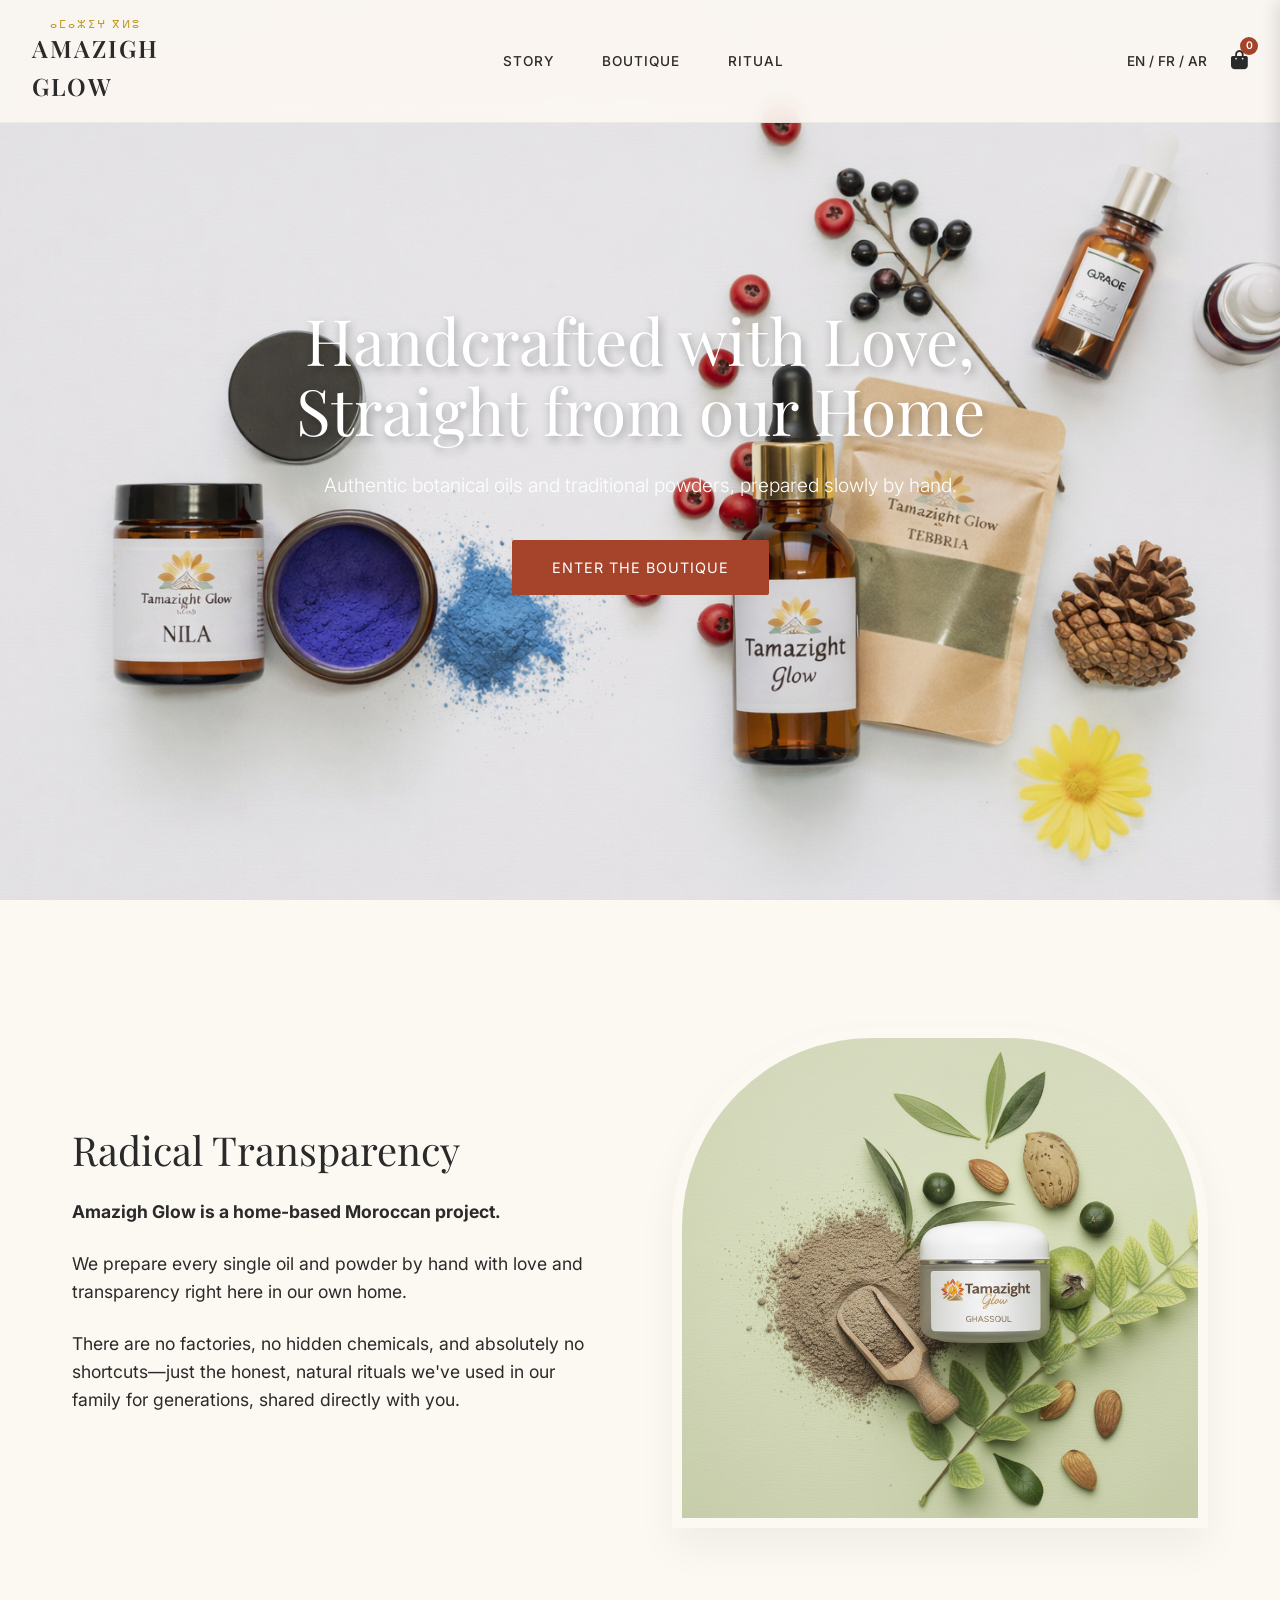
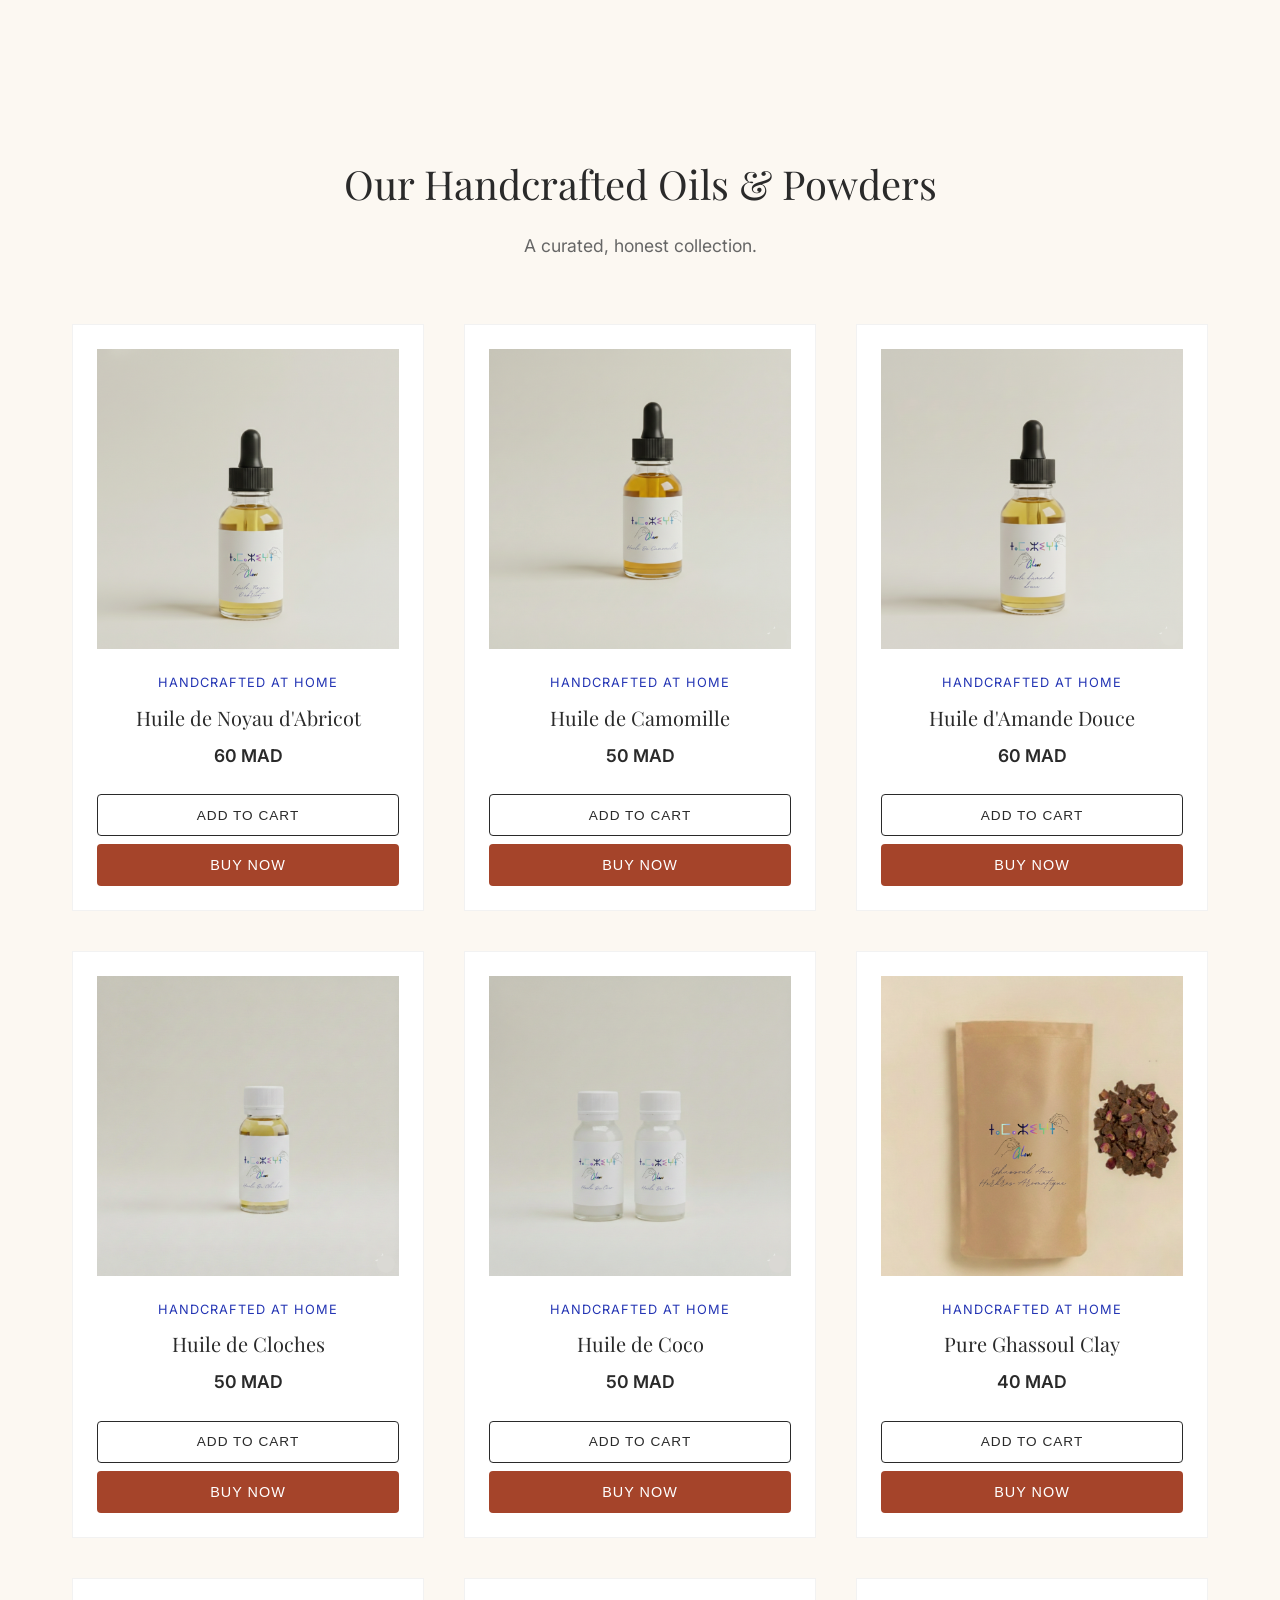
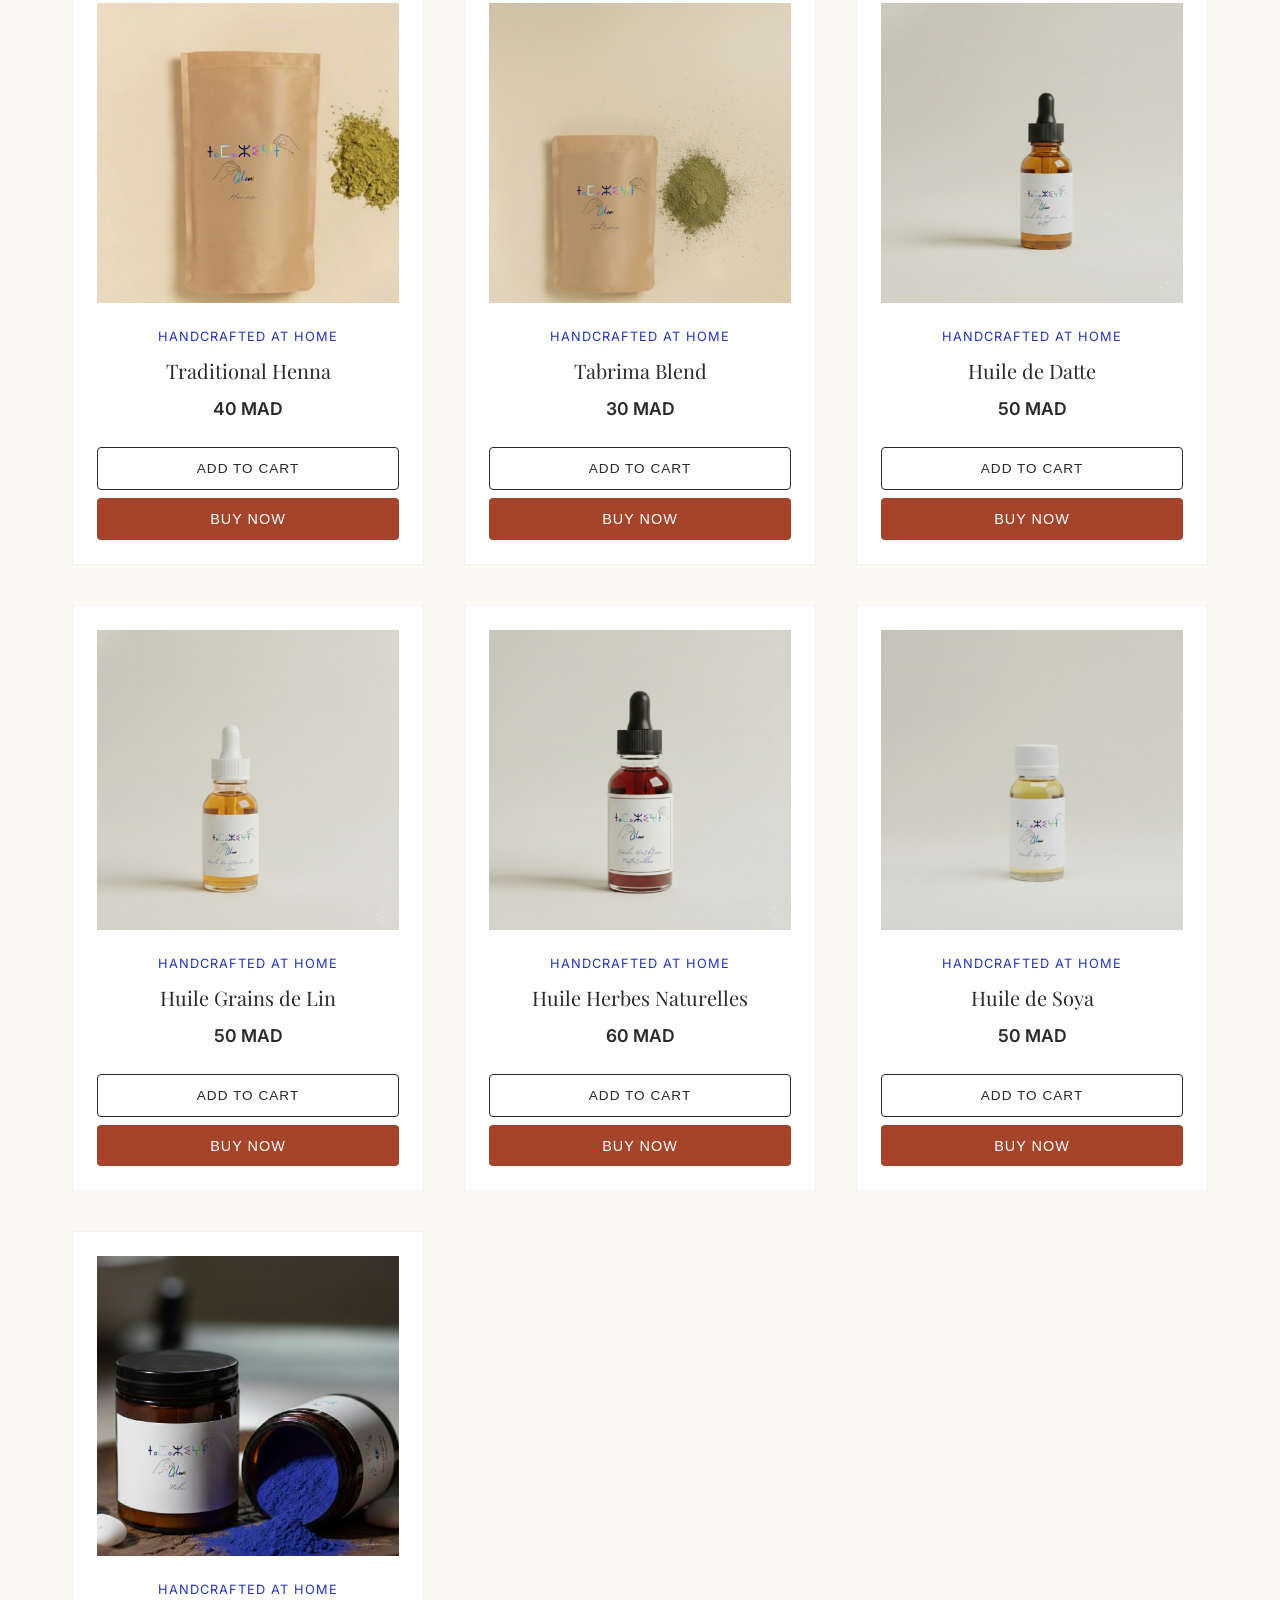
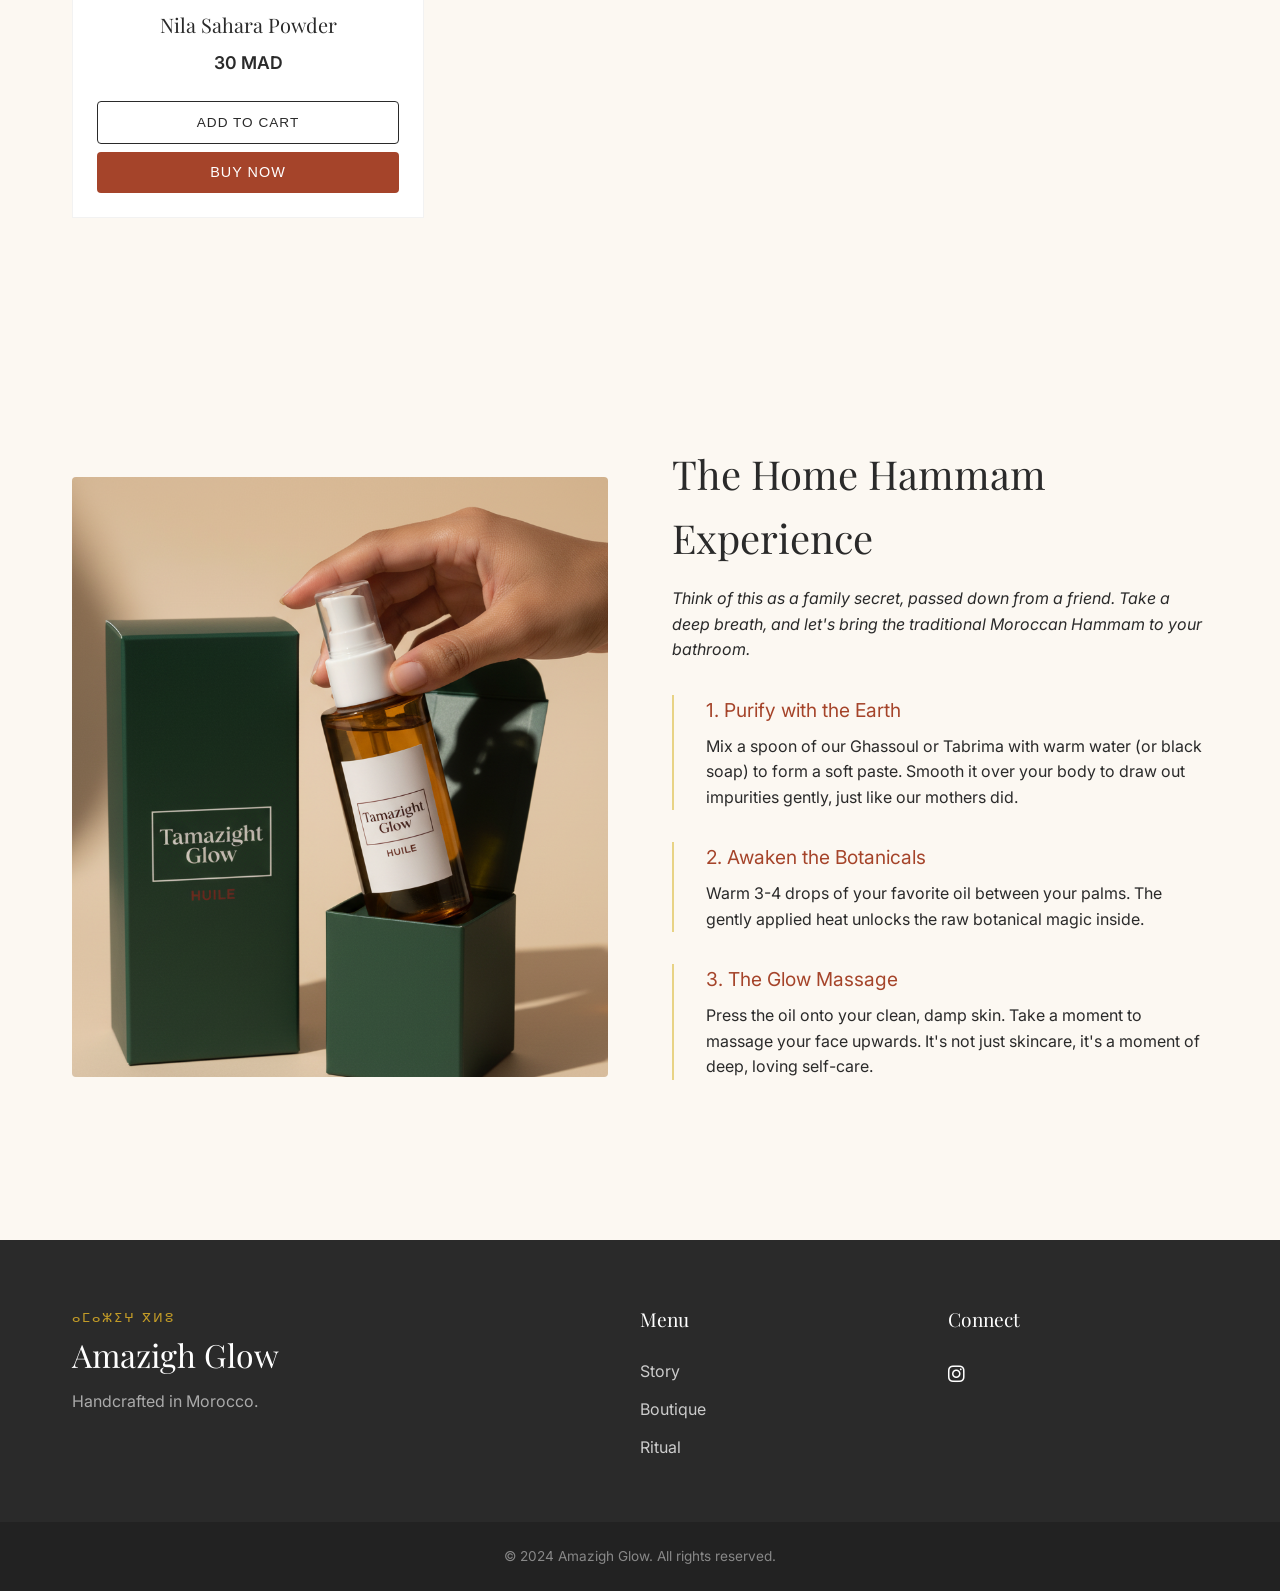
<file: index.html>
<!DOCTYPE html>
<html lang="fr">
<head>
    <meta charset="UTF-8">
    <meta name="viewport" content="width=device-width, initial-scale=1.0">
    <title>Amazigh Glow | Handcrafted Moroccan Heritage</title>
    <meta name="description" content="Amazigh Glow is a home-based Moroccan project. We prepare every oil and powder by hand with love and transparency.">
    
    <!-- Google Fonts -->
    <link rel="preconnect" href="https://fonts.googleapis.com">
    <link rel="preconnect" href="https://fonts.gstatic.com" crossorigin>
    <link href="https://fonts.googleapis.com/css2?family=Inter:wght@300;400;500;600&family=Playfair+Display:ital,wght@0,400;0,600;0,700;1,400&display=swap" rel="stylesheet">
    
    <!-- Icons -->
    <link rel="stylesheet" href="https://cdnjs.cloudflare.com/ajax/libs/font-awesome/6.4.0/css/all.min.css">
    
    <link rel="stylesheet" href="styles.css">
</head>
<body>
    <!-- Navbar -->
    <nav class="navbar" id="navbar">
        <div class="nav-container">
            <div class="nav-brand">
                <span class="tifinagh">ⴰⵎⴰⵣⵉⵖ ⴳⵍⵓ</span>
                <h1>Amazigh<br>Glow</h1>
            </div>
            <ul class="nav-links">
                <li>
                    <a href="#about" class="nav-link" data-lang="en">Story</a>
                    <a href="#about" class="nav-link fr" data-lang="fr" style="display:none">Histoire</a>
                    <a href="#about" class="nav-link ar" data-lang="ar" style="display:none">القصة</a>
                </li>
                <li>
                    <a href="#products" class="nav-link" data-lang="en">Boutique</a>
                    <a href="#products" class="nav-link fr" data-lang="fr" style="display:none">Boutique</a>
                    <a href="#products" class="nav-link ar" data-lang="ar" style="display:none">المتجر</a>
                </li>
                <li>
                    <a href="#ritual" class="nav-link" data-lang="en">Ritual</a>
                    <a href="#ritual" class="nav-link fr" data-lang="fr" style="display:none">Rituel</a>
                    <a href="#ritual" class="nav-link ar" data-lang="ar" style="display:none">الطقوس</a>
                </li>
            </ul>
            <div class="nav-actions">
                <button id="lang-toggle" class="lang-btn">EN / FR / AR</button>
                <div class="cart-icon" id="cart-btn">
                    <i class="fas fa-shopping-bag"></i>
                    <span class="cart-count">0</span>
                </div>
            </div>
        </div>
    </nav>

    <!-- Cart Drawer -->
    <div class="cart-overlay" id="cart-overlay"></div>
    <div class="cart-drawer" id="cart-drawer">
        <div class="cart-header">
            <h2>
                <span data-lang="en">Your Cart</span>
                <span data-lang="fr" style="display:none">Votre Panier</span>
                <span data-lang="ar" style="display:none">سلة التسوق</span>
            </h2>
            <button class="close-btn" id="close-cart"><i class="fas fa-times"></i></button>
        </div>
        <div class="cart-items" id="cart-items">
            <!-- Cart items will be injected here via JS -->
            <p class="empty-cart-msg">
                <span data-lang="en">Your cart is empty.</span>
                <span data-lang="fr" style="display:none">Votre panier est vide.</span>
                <span data-lang="ar" style="display:none">سلة التسوق فارغة.</span>
            </p>
        </div>
        <div class="cart-footer">
            <div class="cart-total">
                <span data-lang="en">Total:</span>
                <span data-lang="fr" style="display:none">Total:</span>
                <span data-lang="ar" style="display:none">المجموع:</span>
                <span id="cart-total-price">0.00 MAD</span>
            </div>
            <button class="checkout-btn">
                <span data-lang="en">Checkout</span>
                <span data-lang="fr" style="display:none">Payer</span>
                <span data-lang="ar" style="display:none">إتمام الطلب</span>
            </button>
        </div>
    </div>

    <!-- Product Detail Modal -->
    <div class="modal-overlay" id="product-modal">
        <div class="modal-content">
            <button class="close-btn" id="close-modal"><i class="fas fa-times"></i></button>
            <div class="modal-body" id="modal-body">
                <!-- Content injected via JS -->
            </div>
        </div>
    </div>

    <!-- Hero Section -->
    <header class="hero">
        <div class="hero-bg"></div>
        <div class="hero-content">
            <h2 class="hero-title">
                <span data-lang="en">Handcrafted with Love,<br>Straight from our Home</span>
                <span data-lang="fr" style="display:none">Fait à la main avec amour,<br>Directement de notre maison</span>
                <span data-lang="ar" style="display:none">صنع بحب،<br>مباشرة من منزلنا</span>
            </h2>
            <p class="hero-desc" data-lang="en">Authentic botanical oils and traditional powders, prepared slowly by hand.</p>
            <p class="hero-desc" data-lang="fr" style="display:none">Huiles botaniques authentiques et poudres traditionnelles, préparées lentement à la main.</p>
            <p class="hero-desc" data-lang="ar" style="display:none">زيوت نباتية أصلية ومساحيق تقليدية، تُحضّر ببطء بلمسة يدوية.</p>
            <a href="#products" class="cta-btn primary-btn">
                <span data-lang="en">Enter the Boutique</span>
                <span data-lang="fr" style="display:none">Entrer dans la Boutique</span>
                <span data-lang="ar" style="display:none">ادخل المتجر</span>
            </a>
        </div>
    </header>

    <!-- About Section -->
    <section id="about" class="about-section pattern-bg">
        <div class="container section-grid">
            <div class="about-text">
                <h3 class="section-title">
                    <span data-lang="en">Radical Transparency</span>
                    <span data-lang="fr" style="display:none">Transparence Radicale</span>
                    <span data-lang="ar" style="display:none">شفافية مطلقة</span>
                </h3>
                <p>
                    <strong data-lang="en">Amazigh Glow is a home-based Moroccan project.</strong>
                    <strong data-lang="fr" style="display:none">Amazigh Glow est un projet marocain à domicile.</strong>
                    <strong data-lang="ar" style="display:none">أمازيغ جلو هو مشروع مغربي منزلي.</strong>
                </p>
                <p data-lang="en">We prepare every single oil and powder by hand with love and transparency right here in our own home.</p>
                <p data-lang="fr" style="display:none">Nous préparons chaque huile et poudre à la main avec amour et transparence ici même dans notre propre maison.</p>
                <p data-lang="ar" style="display:none">نحن نُحضّر كل زيت ومسحوق يدويًا بحب وشفافية هنا في منزلنا.</p>
                
                <p data-lang="en">There are no factories, no hidden chemicals, and absolutely no shortcuts—just the honest, natural rituals we've used in our family for generations, shared directly with you.</p>
                <p data-lang="fr" style="display:none">Il n'y a pas d'usines, pas de produits chimiques cachés, et absolument aucun raccourci - juste les rituels honnêtes et naturels que nous utilisons dans notre famille depuis des générations, partagés directement avec vous.</p>
                <p data-lang="ar" style="display:none">لا توجد مصانع، ولا مواد كيميائية مخفية، ولا طرق مختصرة - فقط الطقوس الطبيعية الصادقة التي استخدمناها في عائلتنا لأجيال، نشاركها مباشرة معك.</p>
            </div>
            <div class="about-image-wrapper">
                <div class="about-image"></div>
            </div>
        </div>
    </section>

    <!-- Products Section -->
    <section id="products" class="products-section">
        <div class="container">
            <div class="section-header center">
                <h3 class="section-title">
                    <span data-lang="en">Our Handcrafted Oils & Powders</span>
                    <span data-lang="fr" style="display:none">Nos Huiles et Poudres Artisanales</span>
                    <span data-lang="ar" style="display:none">زيوتنا ومساحيقنا المصنوعة يدويًا</span>
                </h3>
                <p class="section-subtitle">
                    <span data-lang="en">A curated, honest collection.</span>
                    <span data-lang="fr" style="display:none">Une collection honnête et sélectionnée.</span>
                    <span data-lang="ar" style="display:none">مجموعة مختارة وصادقة.</span>
                </p>
            </div>
            <div class="product-grid" id="product-grid">
                <!-- Products injected via JS -->
            </div>
        </div>
    </section>

    <!-- Ritual Section -->
    <section id="ritual" class="ritual-section pattern-bg">
        <div class="container section-grid reverse">
            <div class="ritual-text">
                <h3 class="section-title">
                    <span data-lang="en">The Home Hammam Experience</span>
                    <span data-lang="fr" style="display:none">L'Expérience du Hammam Maison</span>
                    <span data-lang="ar" style="display:none">تجربة الحمام المنزلي</span>
                </h3>
                <p style="margin-bottom: 2rem; font-style: italic;">
                    <span data-lang="en">Think of this as a family secret, passed down from a friend. Take a deep breath, and let's bring the traditional Moroccan Hammam to your bathroom.</span>
                    <span data-lang="fr" style="display:none">Considérez ceci comme un secret de famille, transmis par un ami. Prenez une grande inspiration, et amenez le Hammam marocain traditionnel dans votre salle de bain.</span>
                    <span data-lang="ar" style="display:none">اعتبر هذا سرًا عائليًا، تم تمريره من صديق. خذ نفسًا عميقًا، ودعنا نجلب الحمام المغربي التقليدي إلى حمامك.</span>
                </p>
                <div class="ritual-step">
                    <h4>
                        <span data-lang="en">1. Purify with the Earth</span>
                        <span data-lang="fr" style="display:none">1. Purifier avec la Terre</span>
                        <span data-lang="ar" style="display:none">1. التنقية بكنوز الأرض</span>
                    </h4>
                    <p data-lang="en">Mix a spoon of our Ghassoul or Tabrima with warm water (or black soap) to form a soft paste. Smooth it over your body to draw out impurities gently, just like our mothers did.</p>
                    <p data-lang="fr" style="display:none">Mélangez une cuillère de notre Ghassoul ou Tabrima avec de l'eau tiède (ou du savon noir) pour former une pâte douce. Lissez-la sur votre corps pour retirer les impuretés en douceur.</p>
                    <p data-lang="ar" style="display:none">اخلط ملعقة من الغاسول أو التبريمة مع ماء دافئ (أو صابون بلدي) لتشكيل عجينة ناعمة. وزعها على جسمك لاستخراج الشوائب بلطف، كما كانت تفعل أمهاتنا.</p>
                </div>
                <div class="ritual-step">
                    <h4>
                        <span data-lang="en">2. Awaken the Botanicals</span>
                        <span data-lang="fr" style="display:none">2. Éveiller les Végétaux</span>
                        <span data-lang="ar" style="display:none">2. إيقاظ النباتات</span>
                    </h4>
                    <p data-lang="en">Warm 3-4 drops of your favorite oil between your palms. The gently applied heat unlocks the raw botanical magic inside.</p>
                    <p data-lang="fr" style="display:none">Chauffez 3-4 gouttes de votre huile préférée entre vos paumes. La chaleur appliquée doucement libère la magie botanique brute.</p>
                    <p data-lang="ar" style="display:none">دفئ 3-4 قطرات من زيتك المفضل بين راحة يديك. الحرارة المطبقة بلطف تطلق السحر النباتي الخام في الداخل.</p>
                </div>
                <div class="ritual-step">
                    <h4>
                        <span data-lang="en">3. The Glow Massage</span>
                        <span data-lang="fr" style="display:none">3. Le Massage Éclat</span>
                        <span data-lang="ar" style="display:none">3. تدليك الإشراق</span>
                    </h4>
                    <p data-lang="en">Press the oil onto your clean, damp skin. Take a moment to massage your face upwards. It's not just skincare, it's a moment of deep, loving self-care.</p>
                    <p data-lang="fr" style="display:none">Pressez l'huile sur votre peau propre et humide. Prenez un moment pour masser votre visage vers le haut. Ce n'est pas seulement un soin, c'est un moment de profond amour-propre.</p>
                    <p data-lang="ar" style="display:none">اضغط الزيت على بشرتك النظيفة والرطبة. خذ لحظة لتدليك وجهك لأعلى. إنها ليست مجرد للعناية بالبشرة، بل هي لحظة من العناية الذاتية العميقة والمحبة.</p>
                </div>
            </div>
            <div class="ritual-image-wrapper">
                <div class="ritual-image"></div>
            </div>
        </div>
    </section>

    <!-- Footer -->
    <footer class="footer">
        <div class="container footer-content">
            <div class="footer-brand">
                <span class="tifinagh">ⴰⵎⴰⵣⵉⵖ ⴳⵍⵓ</span>
                <h2>Amazigh Glow</h2>
                <p>
                    <span data-lang="en">Handcrafted in Morocco.</span>
                    <span data-lang="fr" style="display:none">Fait à la main au Maroc.</span>
                    <span data-lang="ar" style="display:none">مصنوع يدويًا في المغرب.</span>
                </p>
            </div>
            <div class="footer-links">
                <h4>
                    <span data-lang="en">Menu</span>
                    <span data-lang="fr" style="display:none">Menu</span>
                    <span data-lang="ar" style="display:none">القائمة</span>
                </h4>
                <ul>
                    <li>
                        <a href="#about">
                            <span data-lang="en">Story</span>
                            <span data-lang="fr" style="display:none">Histoire</span>
                            <span data-lang="ar" style="display:none">القصة</span>
                        </a>
                    </li>
                    <li>
                        <a href="#products">
                            <span data-lang="en">Boutique</span>
                            <span data-lang="fr" style="display:none">Boutique</span>
                            <span data-lang="ar" style="display:none">المتجر</span>
                        </a>
                    </li>
                    <li>
                        <a href="#ritual">
                            <span data-lang="en">Ritual</span>
                            <span data-lang="fr" style="display:none">Rituel</span>
                            <span data-lang="ar" style="display:none">الطقوس</span>
                        </a>
                    </li>
                </ul>
            </div>
            <div class="footer-contact">
                <h4>
                    <span data-lang="en">Connect</span>
                    <span data-lang="fr" style="display:none">Connecter</span>
                    <span data-lang="ar" style="display:none">تواصل معنا</span>
                </h4>
                <div class="social-icons">
                    <div class="ig-wrapper">
                        <a href="https://www.instagram.com/amazigh_glow/" target="_blank"><i class="fab fa-instagram"></i></a>
                        <div class="ig-qr-popup">
                            <img src="images/instagram_qr.png" alt="Instagram QR Code">
                        </div>
                    </div>
                </div>
            </div>
        </div>
        <div class="footer-bottom">
            <p>
                <span data-lang="en">&copy; 2024 Amazigh Glow. All rights reserved.</span>
                <span data-lang="fr" style="display:none">&copy; 2024 Amazigh Glow. Tous droits réservés.</span>
                <span data-lang="ar" style="display:none">&copy; 2024 أمازيغ جلو. جميع الحقوق محفوظة.</span>
            </p>
        </div>
    </footer>

    <script src="app.js"></script>
</body>
</html>
</file>
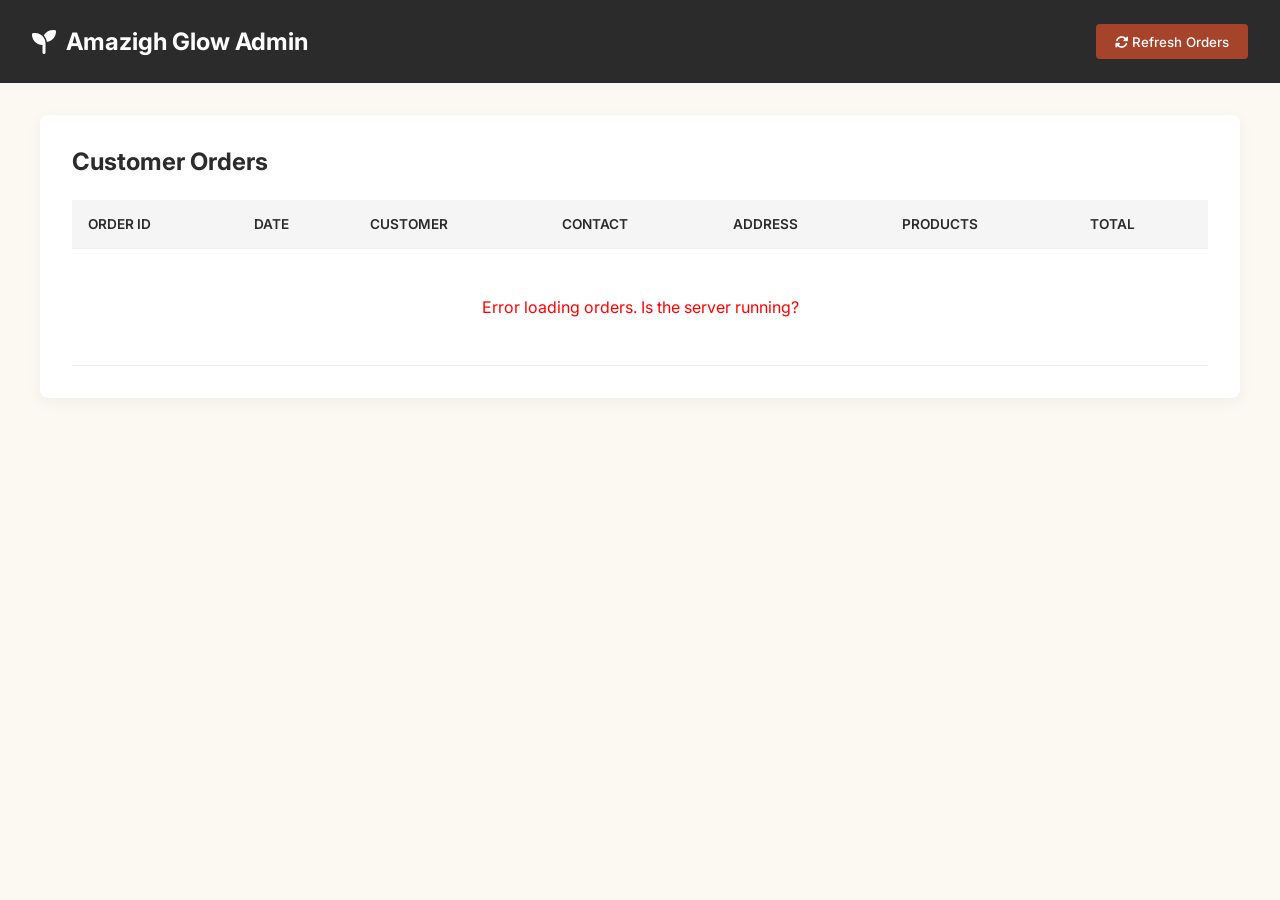
<file: admin.html>
<!DOCTYPE html>
<html lang="en">
<head>
    <meta charset="UTF-8">
    <meta name="viewport" content="width=device-width, initial-scale=1.0">
    <title>Amazigh Glow - Admin Dashboard</title>
    <link href="https://fonts.googleapis.com/css2?family=Inter:wght@400;500;600;700&display=swap" rel="stylesheet">
    <link rel="stylesheet" href="https://cdnjs.cloudflare.com/ajax/libs/font-awesome/6.4.0/css/all.min.css">
    <style>
        :root {
            --clr-charcoal: #2b2b2b;
            --clr-terracotta: #a5442a;
            --clr-cream: #FCF8F2;
            --clr-white: #ffffff;
            --clr-gray: #f5f5f5;
            --clr-dark-gray: #666;
            --font-main: 'Inter', sans-serif;
        }

        body {
            font-family: var(--font-main);
            background-color: var(--clr-cream);
            color: var(--clr-charcoal);
            margin: 0;
            padding: 0;
        }

        header {
            background-color: var(--clr-charcoal);
            color: var(--clr-white);
            padding: 1.5rem 2rem;
            display: flex;
            justify-content: space-between;
            align-items: center;
        }

        h1 {
            margin: 0;
            font-size: 1.5rem;
            display: flex;
            align-items: center;
            gap: 10px;
        }

        .container {
            max-width: 1200px;
            margin: 2rem auto;
            padding: 0 1.5rem;
        }

        .card {
            background: var(--clr-white);
            border-radius: 8px;
            box-shadow: 0 4px 15px rgba(0,0,0,0.05);
            padding: 2rem;
            overflow-x: auto;
        }

        table {
            width: 100%;
            border-collapse: collapse;
            text-align: left;
        }

        th, td {
            padding: 1rem;
            border-bottom: 1px solid #eee;
        }

        th {
            background-color: var(--clr-gray);
            font-weight: 600;
            color: var(--clr-charcoal);
            text-transform: uppercase;
            font-size: 0.85rem;
        }

        tr:hover {
            background-color: #fcfcfc;
        }

        .product-list {
            list-style: none;
            padding: 0;
            margin: 0;
        }

        .product-list li {
            padding: 4px 0;
            font-size: 0.9rem;
            border-bottom: 1px dashed #eee;
        }
        .product-list li:last-child {
            border-bottom: none;
        }

        .price {
            font-weight: 600;
            color: var(--clr-terracotta);
        }

        .empty-state {
            text-align: center;
            padding: 3rem;
            color: var(--clr-dark-gray);
        }

        .refresh-btn {
            background: var(--clr-terracotta);
            color: white;
            border: none;
            padding: 0.6rem 1.2rem;
            border-radius: 4px;
            cursor: pointer;
            font-family: var(--font-main);
            font-weight: 500;
            transition: background 0.3s;
        }

        .refresh-btn:hover {
            background: #8b3720;
        }
    </style>
</head>
<body>

    <header>
        <h1><i class="fas fa-seedling"></i> Amazigh Glow Admin</h1>
        <button class="refresh-btn" onclick="fetchOrders()"><i class="fas fa-sync-alt"></i> Refresh Orders</button>
    </header>

    <div class="container">
        <div class="card">
            <h2 style="margin-top: 0; margin-bottom: 1.5rem;">Customer Orders</h2>
            <table>
                <thead>
                    <tr>
                        <th>Order ID</th>
                        <th>Date</th>
                        <th>Customer</th>
                        <th>Contact</th>
                        <th>Address</th>
                        <th>Products</th>
                        <th>Total</th>
                    </tr>
                </thead>
                <tbody id="orders-table-body">
                    <tr><td colspan="7" class="empty-state"><i class="fas fa-spinner fa-spin"></i> Loading orders...</td></tr>
                </tbody>
            </table>
        </div>
    </div>

    <script>
        function fetchOrders() {
            const tbody = document.getElementById('orders-table-body');
            tbody.innerHTML = '<tr><td colspan="7" class="empty-state"><i class="fas fa-spinner fa-spin"></i> Loading orders...</td></tr>';
            
            fetch('http://localhost:8000/api/orders')
                .then(res => res.json())
                .then(orders => {
                    if (orders.length === 0) {
                        tbody.innerHTML = '<tr><td colspan="7" class="empty-state">No orders have been submitted yet.</td></tr>';
                        return;
                    }
                    
                    tbody.innerHTML = '';
                    orders.forEach(order => {
                        const tr = document.createElement('tr');
                        
                        let productHtml = '<ul class="product-list">';
                        order.products.forEach(p => {
                            productHtml += `<li><b>${p.quantity}x</b> ${p.title}</li>`;
                        });
                        productHtml += '</ul>';

                        tr.innerHTML = `
                            <td>#${String(order.id).padStart(4, '0')}</td>
                            <td style="white-space:nowrap;">${order.order_date}</td>
                            <td><b>${order.customer_name}</b></td>
                            <td style="white-space:nowrap;"><i class="fas fa-phone fa-sm" style="color:#888;"></i> ${order.phone_number}</td>
                            <td>${order.delivery_address}</td>
                            <td>${productHtml}</td>
                            <td class="price">${order.total_price.toFixed(2)} MAD</td>
                        `;
                        tbody.appendChild(tr);
                    });
                })
                .catch(err => {
                    console.error(err);
                    tbody.innerHTML = '<tr><td colspan="7" class="empty-state" style="color:red;">Error loading orders. Is the server running?</td></tr>';
                });
        }

        // Fetch orders immediately on load
        document.addEventListener('DOMContentLoaded', fetchOrders);
    </script>
</body>
</html>
</file>
<file: styles.css>
:root {
    /* Colors */
    --clr-terracotta: #A5442A;
    --clr-terracotta-dark: #82341F;
    --clr-majorelle: #2435B4;
    --clr-atlas-gold: #C29B27;
    --clr-atlas-gold-light: #E8D385;
    --clr-sand: #FCF8F2; /* Softer, highly minimalist cream */
    --clr-charcoal: #2A2A2A;
    --clr-white: #FFFFFF;

    
    /* Typography */
    --font-heading: 'Playfair Display', serif;
    --font-body: 'Inter', sans-serif;
    
    /* Transitions */
    --transition-fast: 0.2s ease;
    --transition-smooth: 0.4s cubic-bezier(0.16, 1, 0.3, 1);
}

* {
    margin: 0;
    padding: 0;
    box-sizing: border-box;
}

html {
    scroll-behavior: smooth;
    font-size: 16px;
}

body {
    font-family: var(--font-body);
    color: var(--clr-charcoal);
    background-color: var(--clr-sand);
    line-height: 1.6;
    overflow-x: hidden;
}

/* Typography Utilities */
h1, h2, h3, h4, .font-heading {
    font-family: var(--font-heading);
    font-weight: 400;
}

.tifinagh, .tifinagh-accent {
    font-family: sans-serif; /* Fallback for Tifinagh if local font not present */
    letter-spacing: 2px;
    color: var(--clr-atlas-gold);
}

.section-title {
    font-size: 2.5rem;
    margin-bottom: 1rem;
    color: var(--clr-charcoal);
}

.section-subtitle {
    font-size: 1.1rem;
    color: #666;
    margin-bottom: 3rem;
}

/* Layout Utilities */
.container {
    max-width: 1200px;
    margin: 0 auto;
    padding: 0 2rem;
}

img {
    max-width: 100%;
    display: block;
}

/* Backgrounds & Textures */
.pattern-bg {
    background-color: var(--clr-sand);
    /* Removed heavy textures, keeping it ultra clean and minimal cream */
}

/* Navbar */
.navbar {
    position: fixed;
    top: 0;
    width: 100%;
    background: rgba(252, 248, 242, 0.9);
    backdrop-filter: blur(10px);
    z-index: 100;
    transition: var(--transition-smooth);
    border-bottom: 1px solid rgba(0,0,0,0.05);
}

.nav-container {
    display: flex;
    justify-content: space-between;
    align-items: center;
    padding: 1rem 2rem;
    max-width: 1400px;
    margin: 0 auto;
}

.nav-brand {
    display: flex;
    flex-direction: column;
    align-items: center;
    text-transform: uppercase;
}

.nav-brand .tifinagh {
    font-size: 0.7rem;
    margin-bottom: -5px;
}

.nav-brand h1 {
    font-size: 1.5rem;
    letter-spacing: 2px;
    font-weight: 600;
}

.nav-links {
    list-style: none;
    display: flex;
    gap: 3rem;
}

.nav-links a {
    text-decoration: none;
    color: var(--clr-charcoal);
    font-weight: 500;
    text-transform: uppercase;
    font-size: 0.85rem;
    letter-spacing: 1px;
    position: relative;
    padding: 0.5rem 0;
}

.nav-links a::after {
    content: '';
    position: absolute;
    bottom: 0;
    left: 0;
    width: 0%;
    height: 1px;
    background-color: var(--clr-terracotta);
    transition: var(--transition-fast);
}

.nav-links a:hover::after {
    width: 100%;
}

.nav-actions {
    display: flex;
    align-items: center;
    gap: 1.5rem;
}

.lang-btn {
    background: none;
    border: none;
    cursor: pointer;
    font-family: inherit;
    font-size: 0.85rem;
    font-weight: 500;
    color: var(--clr-charcoal);
}

.cart-icon {
    position: relative;
    cursor: pointer;
    font-size: 1.2rem;
}

.cart-count {
    position: absolute;
    top: -8px;
    right: -10px;
    background-color: var(--clr-terracotta);
    color: white;
    font-size: 0.65rem;
    height: 18px;
    width: 18px;
    border-radius: 50%;
    display: flex;
    align-items: center;
    justify-content: center;
    font-weight: 600;
}

/* Buttons */
.primary-btn {
    display: inline-block;
    padding: 1rem 2.5rem;
    background-color: var(--clr-terracotta);
    color: var(--clr-white);
    text-decoration: none;
    text-transform: uppercase;
    letter-spacing: 1px;
    font-size: 0.9rem;
    border: none;
    cursor: pointer;
    transition: var(--transition-fast);
    border-radius: 2px;
}

.primary-btn:hover {
    background-color: var(--clr-terracotta-dark);
}

/* Hero Section */
.hero {
    height: 100vh;
    min-height: 600px;
    position: relative;
    display: flex;
    align-items: center;
    justify-content: center;
    text-align: center;
    overflow: hidden;
}

.hero-bg {
    position: absolute;
    top: 0;
    left: 0;
    width: 100%;
    height: 100%;
    background-image: linear-gradient(rgba(42, 42, 42, 0.1), rgba(42, 42, 42, 0.1)), url('I2/hero-banner-1.png');
    background-size: cover;
    background-position: center;
    background-attachment: fixed;
    z-index: 1;
}

.hero-content {
    position: relative;
    z-index: 2;
    color: var(--clr-white);
    max-width: 800px;
    padding: 0 2rem;
}

.hero .subtitle {
    display: block;
    margin-bottom: 1rem;
    font-size: 1.2rem;
}

.hero-title {
    font-size: 4rem;
    line-height: 1.1;
    margin-bottom: 1.5rem;
    text-shadow: 2px 4px 10px rgba(0,0,0,0.3);
}

.hero-desc {
    font-size: 1.2rem;
    margin-bottom: 2.5rem;
    font-weight: 300;
}

/* Grids & Sections */
.section-grid {
    display: grid;
    grid-template-columns: 1fr 1fr;
    gap: 4rem;
    align-items: center;
    padding: 8rem 2rem;
}

.section-grid.reverse .ritual-text {
    order: 2;
}

.section-grid.reverse .ritual-image-wrapper {
    order: 1;
}

.about-text p {
    margin-bottom: 1.5rem;
    font-size: 1.1rem;
}

.about-image {
    height: 500px;
    background-image: url('I2/collection-2.png');
    background-size: cover;
    background-position: center;
    border-radius: 200px 200px 0 0;
    border: 10px solid var(--clr-sand);
    box-shadow: 0 20px 40px rgba(0,0,0,0.05); /* softer shadow */
}

.ritual-image {
    height: 600px;
    background-image: url('I2/offer-banner-1.png');
    background-size: cover;
    background-position: center;
    border-radius: 4px;
}

.ritual-step {
    margin-bottom: 2rem;
    position: relative;
    padding-left: 2rem;
    border-left: 2px solid var(--clr-atlas-gold-light);
}

.ritual-step h4 {
    font-family: var(--font-body);
    font-size: 1.2rem;
    color: var(--clr-terracotta);
    margin-bottom: 0.5rem;
}

/* Products Section */
.products-section {
    padding: 6rem 0;
}

.section-header.center {
    text-align: center;
    margin-bottom: 4rem;
}

.product-grid {
    display: grid;
    grid-template-columns: repeat(auto-fit, minmax(280px, 1fr));
    gap: 2.5rem;
}

/* Product Card */
.product-card {
    background: var(--clr-white);
    padding: 1.5rem;
    border: 1px solid rgba(0,0,0,0.05);
    transition: var(--transition-smooth);
    position: relative;
    cursor: pointer;
    overflow: hidden;
}

.product-card:hover {
    transform: translateY(-10px);
    box-shadow: 0 15px 30px rgba(0,0,0,0.08);
}

.product-badge {
    position: absolute;
    top: 1rem;
    left: 1rem;
    background-color: var(--clr-charcoal);
    color: var(--clr-white);
    padding: 0.2rem 0.8rem;
    font-size: 0.75rem;
    text-transform: uppercase;
    letter-spacing: 1px;
    z-index: 10;
}

.product-badge.out-of-stock {
    background-color: var(--clr-terracotta);
}

.product-img-wrapper {
    height: 300px;
    margin-bottom: 1.5rem;
    overflow: hidden;
    position: relative;
    background: #fcfcfc;
    display: flex;
    align-items: center;
    justify-content: center;
}

.product-img-wrapper img {
    height: 100%;
    width: 100%;
    object-fit: cover;
    mix-blend-mode: multiply;
    transition: var(--transition-smooth);
}

.product-card:hover .product-img-wrapper img {
    transform: scale(1.05);
}

.product-info {
    text-align: center;
}

.product-title {
    font-size: 1.25rem;
    margin-bottom: 0.5rem;
}

.product-origin {
    font-size: 0.8rem;
    color: var(--clr-majorelle);
    text-transform: uppercase;
    letter-spacing: 1px;
    margin-bottom: 0.5rem;
}

.product-price-wrapper {
    display: flex;
    justify-content: center;
    align-items: center;
    gap: 0.8rem;
    margin-bottom: 1.5rem;
}

.original-price {
    text-decoration: line-through;
    color: #999;
    font-size: 0.9rem;
}

.current-price {
    font-weight: 600;
    font-size: 1.1rem;
}

.add-to-cart-btn {
    width: 100%;
    padding: 0.8rem;
    background: transparent;
    border: 1px solid var(--clr-charcoal);
    color: var(--clr-charcoal);
    text-transform: uppercase;
    letter-spacing: 1px;
    font-size: 0.85rem;
    cursor: pointer;
    transition: var(--transition-fast);
}

.add-to-cart-btn:hover {
    background: var(--clr-charcoal);
    color: var(--clr-white);
}

.add-to-cart-btn:disabled {
    border-color: #ccc;
    color: #ccc;
    cursor: not-allowed;
    background: transparent;
}

/* Modal */
.modal-overlay {
    position: fixed;
    top: 0;
    left: 0;
    width: 100%;
    height: 100%;
    background: rgba(0,0,0,0.6);
    backdrop-filter: blur(5px);
    z-index: 1000;
    display: flex;
    align-items: center;
    justify-content: center;
    opacity: 0;
    pointer-events: none;
    transition: var(--transition-fast);
}

.modal-overlay.active {
    opacity: 1;
    pointer-events: auto;
}

.modal-content {
    background: var(--clr-white);
    width: 90%;
    max-width: 900px;
    max-height: 90vh;
    overflow-y: auto;
    position: relative;
    transform: translateY(20px);
    transition: var(--transition-smooth);
    border-radius: 4px;
}

.modal-overlay.active .modal-content {
    transform: translateY(0);
}

.modal-content .close-btn {
    position: absolute;
    top: 1rem;
    right: 1.5rem;
    background: none;
    border: none;
    font-size: 1.5rem;
    cursor: pointer;
    z-index: 10;
    color: var(--clr-charcoal);
}

.modal-body {
    display: grid;
    grid-template-columns: 1fr 1fr;
    gap: 2rem;
}

.modal-image img {
    width: 100%;
    height: 100%;
    object-fit: cover;
}

.modal-details {
    padding: 3rem 2rem 2rem 0;
}

.modal-details .product-title {
    font-size: 2rem;
    text-align: left;
}

.modal-details .product-origin {
    text-align: left;
}

.modal-details .price {
    font-size: 1.5rem;
    margin-bottom: 1.5rem;
    display: block;
}

.modal-desc {
    margin-bottom: 2rem;
    font-size: 1rem;
    color: #555;
    line-height: 1.7;
}

.ritual-box {
    background: var(--clr-sand);
    padding: 1.5rem;
    border-left: 3px solid var(--clr-atlas-gold);
    margin-bottom: 2rem;
}

.ritual-box h5 {
    font-family: var(--font-heading);
    font-size: 1.2rem;
    margin-bottom: 0.5rem;
}

.ritual-box p {
    font-size: 0.9rem;
}

/* Cart Drawer */
.cart-overlay {
    position: fixed;
    top: 0;
    left: 0;
    width: 100%;
    height: 100%;
    background: rgba(0,0,0,0.5);
    z-index: 999;
    opacity: 0;
    pointer-events: none;
    transition: var(--transition-fast);
}

.cart-overlay.active {
    opacity: 1;
    pointer-events: auto;
}

.cart-drawer {
    position: fixed;
    top: 0;
    right: -400px;
    width: 400px;
    max-width: 100%;
    height: 100%;
    background: var(--clr-white);
    z-index: 1000;
    box-shadow: -5px 0 15px rgba(0,0,0,0.1);
    display: flex;
    flex-direction: column;
    transition: var(--transition-smooth);
}

.cart-drawer.active {
    right: 0;
}

.cart-header {
    padding: 1.5rem 2rem;
    border-bottom: 1px solid rgba(0,0,0,0.05);
    display: flex;
    justify-content: space-between;
    align-items: center;
}

.cart-header h2 {
    font-size: 1.2rem;
}

.cart-header .close-btn {
    background: none;
    border: none;
    font-size: 1.2rem;
    cursor: pointer;
}

.cart-items {
    flex-grow: 1;
    overflow-y: auto;
    padding: 1.5rem 2rem;
}

.empty-cart-msg {
    text-align: center;
    color: #888;
    margin-top: 2rem;
}

.cart-item {
    display: flex;
    gap: 1rem;
    margin-bottom: 1.5rem;
    padding-bottom: 1.5rem;
    border-bottom: 1px solid rgba(0,0,0,0.05);
}

.cart-item-img {
    width: 80px;
    height: 80px;
    object-fit: cover;
    background: var(--clr-sand);
    border-radius: 4px;
}

.cart-item-info {
    flex-grow: 1;
}

.cart-item-title {
    font-family: var(--font-heading);
    font-size: 1.1rem;
    margin-bottom: 0.3rem;
}

.cart-item-price {
    font-weight: 600;
    font-size: 0.9rem;
    margin-bottom: 0.5rem;
}

.cart-item-actions {
    display: flex;
    justify-content: space-between;
    align-items: center;
}

.qty-control {
    display: flex;
    align-items: center;
    border: 1px solid #ddd;
}

.qty-btn {
    background: none;
    border: none;
    padding: 0.2rem 0.5rem;
    cursor: pointer;
}

.qty-val {
    padding: 0 0.5rem;
    font-size: 0.9rem;
}

.remove-btn {
    background: none;
    border: none;
    font-size: 0.8rem;
    color: var(--clr-terracotta);
    cursor: pointer;
    text-decoration: underline;
}

.cart-footer {
    padding: 1.5rem 2rem;
    background: var(--clr-sand);
    border-top: 1px solid rgba(0,0,0,0.05);
}

.cart-total {
    display: flex;
    justify-content: space-between;
    font-size: 1.2rem;
    font-weight: 600;
    margin-bottom: 1.5rem;
}

.checkout-btn {
    width: 100%;
    padding: 1rem;
    background: var(--clr-charcoal);
    color: var(--clr-white);
    border: none;
    text-transform: uppercase;
    letter-spacing: 1px;
    cursor: pointer;
    transition: var(--transition-fast);
}

.checkout-btn:hover {
    background: var(--clr-terracotta);
}

/* Footer */
.footer {
    background: var(--clr-charcoal);
    color: var(--clr-white);
    padding: 4rem 0 0 0;
}

.footer-content {
    display: grid;
    grid-template-columns: 2fr 1fr 1fr;
    gap: 3rem;
    margin-bottom: 3rem;
}

.footer-brand .tifinagh {
    font-size: 0.8rem;
}

.footer-brand h2 {
    font-size: 2rem;
    margin-bottom: 0.5rem;
}

.footer-brand p {
    color: #aaa;
}

.footer h4 {
    font-family: var(--font-heading);
    margin-bottom: 1.5rem;
    font-size: 1.2rem;
}

.footer ul {
    list-style: none;
}

.footer ul li {
    margin-bottom: 0.8rem;
}

.footer ul a {
    color: #ccc;
    text-decoration: none;
    transition: var(--transition-fast);
}

.footer ul a:hover {
    color: var(--clr-atlas-gold);
}

.social-icons a {
    color: var(--clr-white);
    font-size: 1.2rem;
    margin-right: 1rem;
    transition: var(--transition-fast);
}

.social-icons a:hover {
    color: var(--clr-atlas-gold);
}

.ig-wrapper {
    position: relative;
    display: inline-block;
}

.ig-qr-popup {
    position: absolute;
    bottom: 150%;
    left: 50%;
    transform: translateX(-50%) translateY(10px);
    background: var(--clr-white);
    padding: 10px;
    border-radius: 8px;
    box-shadow: 0 10px 30px rgba(0,0,0,0.2);
    opacity: 0;
    pointer-events: none;
    transition: var(--transition-smooth);
    width: 150px;
    height: 150px;
    display: flex;
    justify-content: center;
    align-items: center;
    z-index: 100;
}

.ig-qr-popup::after {
    content: '';
    position: absolute;
    top: 100%;
    left: 50%;
    transform: translateX(-50%);
    border-width: 10px;
    border-style: solid;
    border-color: var(--clr-white) transparent transparent transparent;
}

.ig-qr-popup img {
    width: 100%;
    height: 100%;
    object-fit: contain;
}

.ig-wrapper:hover .ig-qr-popup {
    opacity: 1;
    transform: translateX(-50%) translateY(0);
    pointer-events: auto;
}

.footer-bottom {
    text-align: center;
    padding: 1.5rem;
    background: rgba(0,0,0,0.2);
    font-size: 0.85rem;
    color: #888;
}

/* Responsive */
@media (max-width: 900px) {
    .section-grid {
        grid-template-columns: 1fr;
        gap: 3rem;
        padding: 4rem 2rem;
    }
    
    .section-grid.reverse .ritual-text {
        order: 1;
    }
    
    .section-grid.reverse .ritual-image-wrapper {
        order: 2;
    }
    
    .hero-title {
        font-size: 3rem;
    }
    
    .modal-body {
        grid-template-columns: 1fr;
    }
    
    .modal-image {
        height: 300px;
    }
    
    .modal-details {
        padding: 1.5rem;
    }
    
    .footer-content {
        grid-template-columns: 1fr;
    }
}

@media (max-width: 600px) {
    .nav-links {
        display: none; /* In a real app, add a hamburger menu */
    }
    
    .cart-drawer {
        width: 100%;
        right: -100%;
    }
}
</file>
